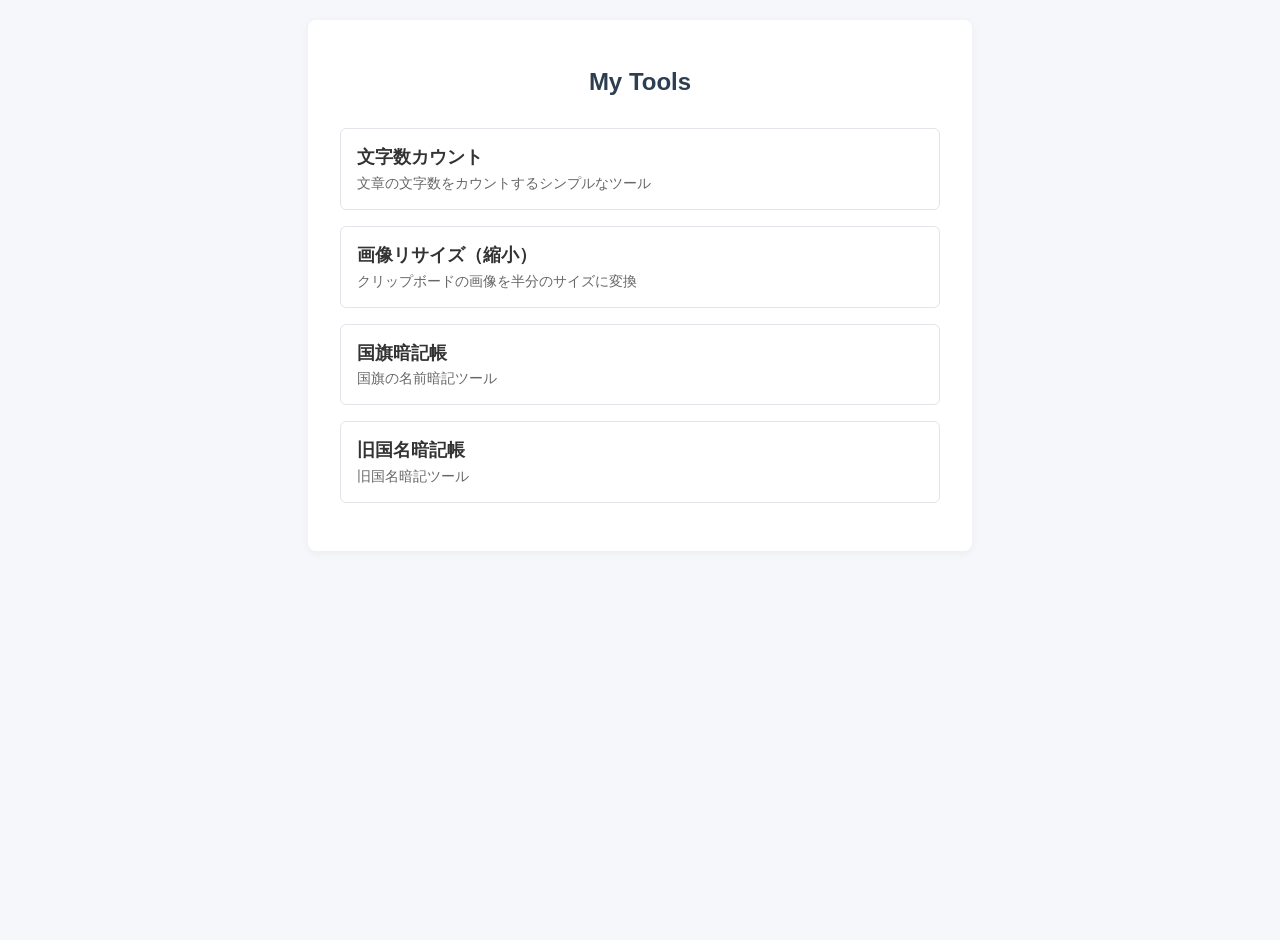
<file: index.html>
<!DOCTYPE html>
<html lang="ja">
<head>
    <meta charset="UTF-8">
    <meta name="viewport" content="width=device-width, initial-scale=1.0">
    <title>便利ツール集</title>
    <style>
        /* ベースのスタイル：読みやすさ重視のフォントと配色 */
        body {
            font-family: -apple-system, BlinkMacSystemFont, "Helvetica Neue", "Segoe UI", sans-serif;
            background-color: #f5f7fa;
            color: #333;
            margin: 0;
            padding: 20px;
            display: flex;
            justify-content: center;
            align-items: flex-start;
            min-height: 100vh;
        }

        /* コンテナ：中央寄せとカード風の枠 */
        .container {
            width: 100%;
            max-width: 600px;
            background-color: #ffffff;
            padding: 2rem;
            border-radius: 8px;
            box-shadow: 0 2px 10px rgba(0, 0, 0, 0.05);
        }

        h1 {
            font-size: 1.5rem;
            text-align: center;
            margin-bottom: 2rem;
            color: #2c3e50;
        }

        /* リンクのリストスタイル */
        .tool-list {
            list-style: none;
            padding: 0;
            margin: 0;
        }

        .tool-item {
            margin-bottom: 1rem;
        }

        /* リンクボタンのスタイル */
        .tool-link {
            display: block;
            padding: 1rem;
            text-decoration: none;
            color: #333;
            border: 1px solid #e1e4e8;
            border-radius: 6px;
            transition: all 0.2s ease;
        }

        .tool-link:hover {
            background-color: #f8f9fa;
            border-color: #007bff;
            transform: translateY(-2px);
            box-shadow: 0 2px 5px rgba(0,0,0,0.1);
        }

        /* タイトルと説明文のレイアウト */
        .tool-title {
            font-weight: bold;
            font-size: 1.1rem;
            display: block;
            margin-bottom: 0.3rem;
        }

        .tool-desc {
            font-size: 0.9rem;
            color: #666;
            display: block;
        }
    </style>
</head>
<body>

    <div class="container">
        <h1>My Tools</h1>
        <ul class="tool-list">
            <li class="tool-item">
                <a href="count_character.html" class="tool-link">
                    <span class="tool-title">文字数カウント</span>
                    <span class="tool-desc">文章の文字数をカウントするシンプルなツール</span>
                </a>
            </li>

            <li class="tool-item">
                <a href="image_halfsize.html" class="tool-link">
                    <span class="tool-title">画像リサイズ（縮小）</span>
                    <span class="tool-desc">クリップボードの画像を半分のサイズに変換</span>
                </a>
            </li>

            <li class="tool-item">
                <a href="Flags.html" class="tool-link">
                    <span class="tool-title">国旗暗記帳</span>
                    <span class="tool-desc">国旗の名前暗記ツール</span>
                </a>
            </li>

            <li class="tool-item">
                <a href="OldCountry.html" class="tool-link">
                    <span class="tool-title">旧国名暗記帳</span>
                    <span class="tool-desc">旧国名暗記ツール</span>
                </a>
            </li>
        </ul>
    </div>

</body>
</html>
</file>
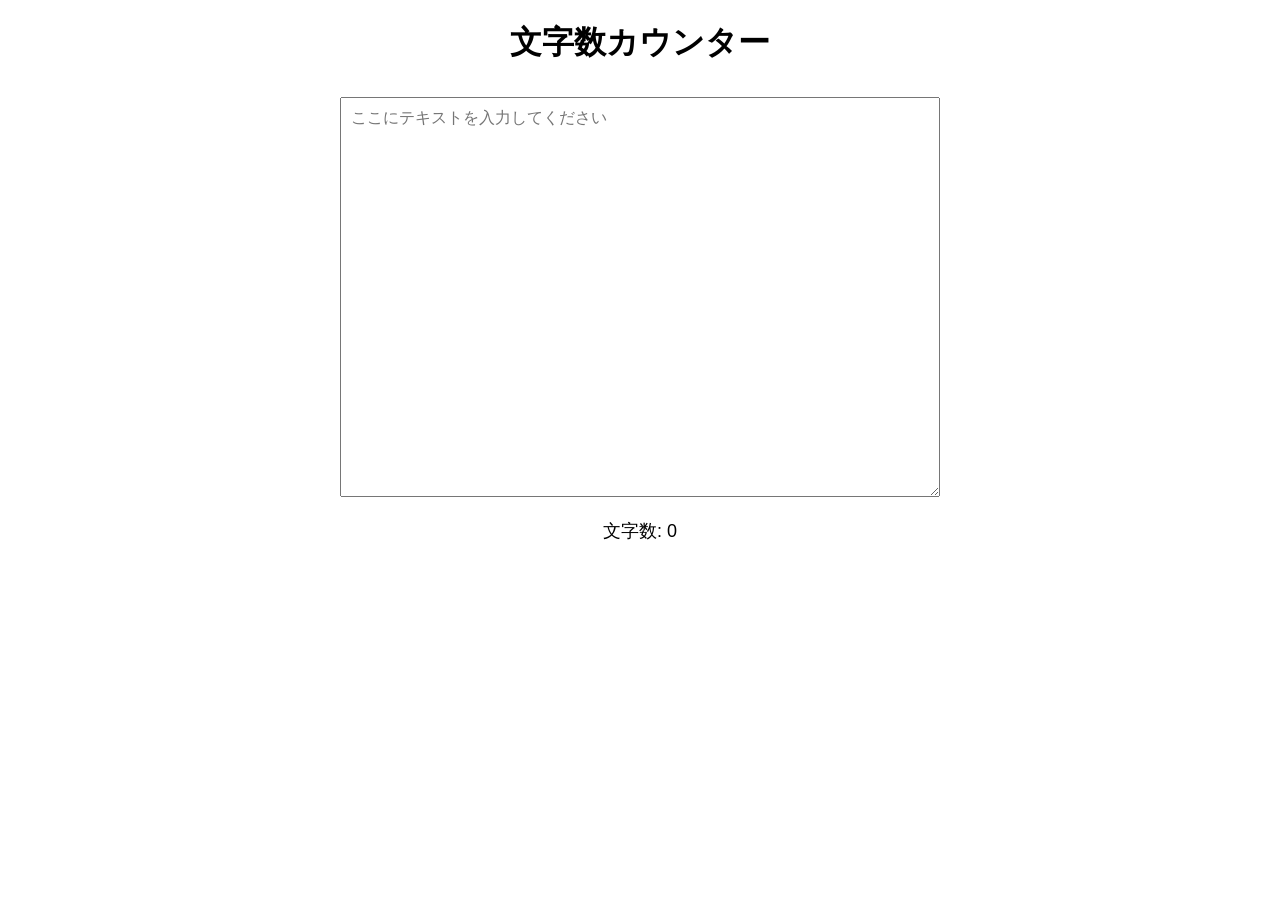
<file: count_character.html>
<!DOCTYPE html>
<html lang="ja">

<head>
    <meta charset="UTF-8">
    <meta name="viewport" content="width=device-width, initial-scale=1.0">
    <title>文字数カウンター</title>
    <style>
        body {
            display: flex;
            justify-content: center;
            /* align-items: center; */
            height: 100vh;
            margin: 0;
            font-family: Arial, sans-serif;
        }

        .container {
            text-align: center;
            max-width: 600px;
            width: 100%;
        }

        textarea {
            width: 100%;
            height: 400px;
            margin-top: 10px;
            padding: 10px;
            font-size: 16px;
            box-sizing: border-box;
        }

        p {
            font-size: 18px;
        }
    </style>
</head>

<body>
    <div class="container">
        <h1>文字数カウンター</h1>
        <textarea id="textbox" placeholder="ここにテキストを入力してください"></textarea>
        <p>文字数: <span id="charCount">0</span></p>
    </div>

    <script>
        document.getElementById('textbox').addEventListener('input', function () {
            var text = this.value;
            var charCount = text.length;
            document.getElementById('charCount').innerText = charCount;
        });
    </script>
</body>

</html>
</file>
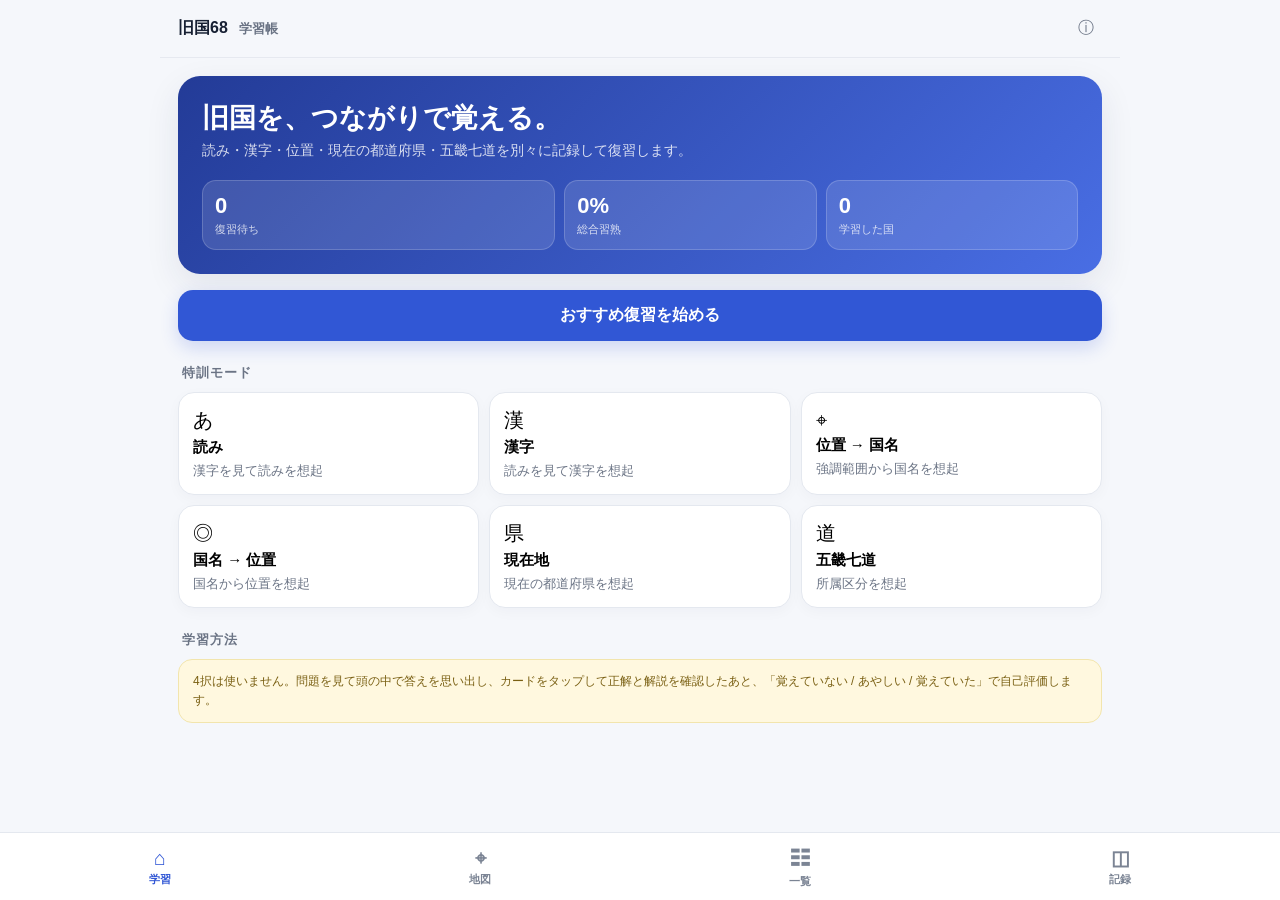
<file: OldCountry.html>
<!DOCTYPE html>
<html lang="ja">
<head>
<meta charset="UTF-8">
<meta name="viewport" content="width=device-width,initial-scale=1,viewport-fit=cover">
<meta name="theme-color" content="#f5f7fb">
<title>旧国68 学習帳</title>
<link rel="stylesheet" href="oldcountry/style.css">
</head>
<body>
<div class="app">
<header class="topbar"><div class="brand">旧国68 <small>学習帳</small></div><button class="iconbtn" onclick="openInfo()">ⓘ</button></header>
<main>
<section id="home" class="page active">
  <div class="hero"><h1>旧国を、つながりで覚える。</h1><p>読み・漢字・位置・現在の都道府県・五畿七道を別々に記録して復習します。</p><div class="heroRow"><div class="metric"><strong id="heroDue">0</strong><span>復習待ち</span></div><div class="metric"><strong id="heroMastery">0%</strong><span>総合習熟</span></div><div class="metric"><strong id="heroSeen">0</strong><span>学習した国</span></div></div></div>
  <button class="primary" onclick="startStudy('smart')">おすすめ復習を始める</button>
  <div class="sectionTitle">特訓モード</div><div class="modeGrid">
    <button class="mode" onclick="startStudy('reading')"><span class="modeIcon">あ</span><b>読み</b><small>漢字を見て読みを想起</small></button>
    <button class="mode" onclick="startStudy('kanji')"><span class="modeIcon">漢</span><b>漢字</b><small>読みを見て漢字を想起</small></button>
    <button class="mode" onclick="startStudy('mapName')"><span class="modeIcon">⌖</span><b>位置 → 国名</b><small>強調範囲から国名を想起</small></button>
    <button class="mode" onclick="startStudy('nameMap')"><span class="modeIcon">◎</span><b>国名 → 位置</b><small>国名から位置を想起</small></button>
    <button class="mode" onclick="startStudy('modern')"><span class="modeIcon">県</span><b>現在地</b><small>現在の都道府県を想起</small></button>
    <button class="mode" onclick="startStudy('circuit')"><span class="modeIcon">道</span><b>五畿七道</b><small>所属区分を想起</small></button>
  </div>
  <div class="sectionTitle">学習方法</div><div class="notice">4択は使いません。問題を見て頭の中で答えを思い出し、カードをタップして正解と解説を確認したあと、「覚えていない / あやしい / 覚えていた」で自己評価します。</div>
</section>
<section id="study" class="page">
  <div class="studyHead"><button class="back" onclick="finishStudy()">‹</button><div class="grow"><div class="progress"><div id="studyProgress"></div></div><div class="studyMeta"><span id="studyMode"></span><span id="studyCount"></span></div></div></div>
  <div class="panel card recallCard" id="studyCard" onclick="revealRecall(event)">
    <div class="eyebrow" id="questionLabel"></div><div class="prompt" id="prompt"></div><div class="subprompt" id="subprompt"></div>
    <div id="studyMap" class="studyMap" style="display:none"></div><div id="choices" class="choices"></div>
    <div id="answerBox" class="answerBox"><div class="answerMain" id="answerMain"></div><div class="answerReading" id="answerReading"></div><div class="answerDetails" id="answerDetails"></div></div>
    <div id="feedback" class="feedback"></div><div id="rating" class="rating recallRating"><button class="rate r0" onclick="event.stopPropagation();rateRecall(0)">覚えていない</button><button class="rate r1" onclick="event.stopPropagation();rateRecall(1)">あやしい</button><button class="rate r3" onclick="event.stopPropagation();rateRecall(2)">覚えていた</button></div>
  </div>
</section>
<section id="map" class="page"><div class="panel mapPanel"><div class="mapTools"><div><b>旧国境地図</b><div style="font-size:11px;color:var(--muted);margin-top:3px">国名あり / なしを切り替えて確認</div></div><div class="seg"><button id="labelOn" class="active" onclick="setLabels(true)">国名あり</button><button id="labelOff" onclick="setLabels(false)">国名なし</button></div></div><div id="freeMap"></div><div class="mapLegend">位置問題では、Wikimedia Commons にある各旧国のハイライト地図をそのまま使うため、学習マーカーの座標ずれは発生しません。</div><div class="attribution">Base maps: Wikimedia Commons, “Provinces of Japan” series.</div></div></section>
<section id="list" class="page"><div class="listTools"><input id="search" class="search" placeholder="国名・読み・都道府県で検索" oninput="renderList()"><select id="circuitFilter" class="select" onchange="renderList()"><option value="">すべて</option><option>畿内</option><option>東海道</option><option>東山道</option><option>北陸道</option><option>山陰道</option><option>山陽道</option><option>南海道</option><option>西海道</option></select></div><div id="countryList" class="countryList"></div></section>
<section id="stats" class="page"><div class="statsGrid"><div class="panel statCard"><strong id="statAnswered">0</strong><span>累計自己評価</span></div><div class="panel statCard"><strong id="statAccuracy">—</strong><span>「覚えていた」率</span></div><div class="panel statCard"><strong id="statMastery">0%</strong><span>総合習熟</span></div></div><div class="sectionTitle">能力別</div><div id="skillRows" class="panel skillRows"></div><div class="sectionTitle">復習優先</div><div id="weakList" class="panel weakList"></div><div class="sectionTitle">設定</div><div class="panel settings"><div class="setting"><span>学習データ</span><button class="danger" onclick="resetProgress()">初期化</button></div></div></section>
</main>
<nav class="bottom"><button data-page="home" class="active" onclick="go('home')"><span>⌂</span>学習</button><button data-page="map" onclick="go('map')"><span>⌖</span>地図</button><button data-page="list" onclick="go('list')"><span>☷</span>一覧</button><button data-page="stats" onclick="go('stats')"><span>◫</span>記録</button></nav>
</div>
<div id="detailModal" class="modal" onclick="if(event.target===this)closeDetail()"><div class="sheet"><button class="close" onclick="closeDetail()">×</button><h2 id="dName"></h2><div id="dReading" class="furigana"></div><dl><dt>五畿七道</dt><dd id="dCircuit"></dd><dt>現在</dt><dd id="dModern"></dd><dt>関連</dt><dd id="dNote"></dd><dt>習熟度</dt><dd id="dMastery"></dd></dl><div id="dMap" class="sheetMap"></div></div></div>
<div id="infoModal" class="modal" onclick="if(event.target===this)this.classList.remove('show')"><div class="sheet"><button class="close" onclick="document.getElementById('infoModal').classList.remove('show')">×</button><h2>この学習帳について</h2><p style="color:var(--muted);line-height:1.7;font-size:13px">令制国68国を対象にした自己申告式の暗記帳です。問題を見て想起し、タップして答えと解説を表示したあとに自己評価します。解説は評価するまで消えません。</p></div></div>
<script src="oldcountry/app.js"></script>
<script src="oldcountry/recall.js"></script>
<script src="oldcountry/island-label-fix.js"></script>
</body>
</html>
</file>
<file: oldcountry/style.css>
:root{--bg:#f5f7fb;--panel:#fff;--ink:#172033;--muted:#6b7485;--line:#e4e8ef;--brand:#3157d5;--brand2:#e9eeff;--ok:#15803d;--okbg:#e9f8ee;--bad:#c24141;--badbg:#fff0f0;--shadow:0 12px 35px rgba(30,45,80,.09)}
*{box-sizing:border-box}html,body{margin:0;min-height:100%;background:var(--bg);color:var(--ink);font-family:-apple-system,BlinkMacSystemFont,"Segoe UI","Noto Sans JP",sans-serif}button,input,select{font:inherit}button{cursor:pointer}.app{max-width:960px;margin:auto;min-height:100dvh;padding-bottom:78px}.topbar{height:58px;display:flex;align-items:center;justify-content:space-between;padding:0 18px;position:sticky;top:0;background:rgba(245,247,251,.94);backdrop-filter:blur(12px);z-index:20;border-bottom:1px solid rgba(228,232,239,.85)}.brand{font-weight:800}.brand small{font-weight:600;color:var(--muted);margin-left:7px}.iconbtn{border:0;background:transparent;color:var(--muted);padding:8px}.page{display:none;padding:18px}.page.active{display:block}.hero{background:linear-gradient(135deg,#233b97,#496ee4);color:#fff;border-radius:22px;padding:24px;box-shadow:var(--shadow);margin-bottom:16px}.hero h1{font-size:27px;margin:0 0 6px}.hero p{opacity:.82;margin:0 0 20px;font-size:14px}.heroRow{display:grid;grid-template-columns:1.4fr 1fr 1fr;gap:9px}.metric{background:rgba(255,255,255,.12);border:1px solid rgba(255,255,255,.18);border-radius:14px;padding:12px}.metric strong{font-size:22px;display:block}.metric span{font-size:11px;opacity:.78}.primary{width:100%;border:0;border-radius:15px;padding:15px 18px;background:var(--brand);color:#fff;font-weight:800;box-shadow:0 7px 18px rgba(49,87,213,.2)}.sectionTitle{font-size:13px;color:var(--muted);font-weight:800;margin:23px 4px 10px;letter-spacing:.08em}.modeGrid{display:grid;grid-template-columns:repeat(3,1fr);gap:10px}.mode{background:var(--panel);border:1px solid var(--line);border-radius:16px;padding:14px;text-align:left;min-height:90px;box-shadow:0 4px 14px rgba(28,40,70,.03)}.mode b{display:block;margin:4px 0;font-size:15px}.mode small{color:var(--muted);line-height:1.35}.modeIcon{font-size:20px}.notice{background:#fff8df;border:1px solid #f2e5ad;border-radius:14px;padding:12px 14px;color:#795f12;font-size:12px;line-height:1.6}.panel{background:var(--panel);border:1px solid var(--line);border-radius:18px;box-shadow:0 6px 22px rgba(30,45,80,.045)}.studyHead{display:flex;align-items:center;gap:12px;margin-bottom:12px}.studyHead .grow{flex:1}.back{border:0;background:transparent;font-size:22px;padding:5px}.progress{height:7px;background:#e9edf4;border-radius:99px;overflow:hidden}.progress>div{height:100%;background:var(--brand);transition:width .25s}.studyMeta{display:flex;justify-content:space-between;margin-top:7px;color:var(--muted);font-size:12px}.card{min-height:420px;padding:22px;display:flex;flex-direction:column;justify-content:center;align-items:center;text-align:center}.recallCard{cursor:pointer;user-select:none}.eyebrow{font-size:12px;font-weight:800;color:var(--brand);background:var(--brand2);padding:5px 9px;border-radius:99px;margin-bottom:18px}.prompt{font-size:44px;font-weight:850;letter-spacing:.06em;line-height:1.25}.prompt.reading{font-size:35px}.subprompt{color:var(--muted);margin-top:10px;font-size:14px}.choices{display:none}.answerBox{display:none;width:100%;margin-top:24px;border-top:1px solid var(--line);padding-top:20px}.answerBox.show{display:block}.answerMain{font-size:32px;font-weight:850}.answerReading{font-size:19px;margin-top:5px}.answerDetails{margin:16px auto 0;max-width:560px;color:var(--muted);font-size:14px;line-height:1.8}.recallHint{margin-top:24px;color:#8a93a4;font-size:13px;font-weight:700}.rating{display:none;width:100%;margin-top:22px}.rating.show{display:grid}.recallRating{grid-template-columns:repeat(3,1fr);gap:9px}.rate{border:0;border-radius:12px;padding:13px 7px;font-size:13px;font-weight:800}.r0{background:var(--badbg);color:var(--bad)}.r1{background:#fff6e8;color:#a35d00}.r3{background:var(--okbg);color:var(--ok)}.feedback{display:none}.mapPanel{padding:12px}.mapTools{display:flex;gap:8px;align-items:center;justify-content:space-between;padding:5px 6px 12px;flex-wrap:wrap}.seg{display:flex;background:#eef1f6;border-radius:10px;padding:3px}.seg button{border:0;background:transparent;border-radius:8px;padding:7px 10px;font-size:12px;color:var(--muted);font-weight:700}.seg button.active{background:#fff;color:var(--ink);box-shadow:0 1px 4px #ccd3e0}.recallMap{position:relative;width:100%;max-width:760px;margin:auto;background:#dff1fb;border:1px solid var(--line);border-radius:14px;overflow:hidden;min-height:220px}.recallMap img{display:block;width:100%;height:auto;max-height:72vh;object-fit:contain;background:#dff1fb;opacity:0;transition:opacity .12s ease}.recallMap img.loaded,.recallMap .mapBase{opacity:1}.layeredMap{aspect-ratio:960/1003;background:#dff1fb}.layeredMap .mapBase{position:relative;z-index:1;width:100%;height:100%;max-height:none;object-fit:contain}.layeredMap .mapHighlight{position:absolute;inset:0;z-index:2;width:100%;height:100%;max-height:none;object-fit:contain}.layeredMap .mapLoadingBadge{position:absolute;left:50%;bottom:10px;z-index:3;transform:translateX(-50%);padding:6px 10px;border-radius:999px;background:rgba(255,255,255,.9);box-shadow:0 2px 8px rgba(0,0,0,.08);font-size:11px;font-weight:700;color:var(--muted);white-space:nowrap;transition:opacity .12s}.layeredMap .mapHighlight.loaded~.mapLoadingBadge{opacity:0;pointer-events:none}.mapError{position:absolute;inset:0;display:none;align-items:center;justify-content:center;padding:25px;text-align:center;background:#f8fafc;color:var(--bad);font-size:13px;z-index:4}.mapError.show{display:flex}.mapLoading{display:flex;align-items:center;justify-content:center;min-height:220px;color:var(--muted);font-size:12px}.mapFallbackNote{margin-top:8px;color:var(--muted);font-size:11px}.mapLegend{font-size:11px;color:var(--muted);padding:10px 4px 2px;line-height:1.55}.studyMap{width:100%;margin-top:18px}.studyMap .recallMap{max-width:560px}.attribution{font-size:10px;color:#8790a0;margin-top:5px}.listTools{display:flex;gap:8px;margin-bottom:12px}.search{flex:1;border:1px solid var(--line);border-radius:12px;background:#fff;padding:11px 13px}.select{border:1px solid var(--line);border-radius:12px;background:#fff;padding:10px}.countryList{display:grid;grid-template-columns:1fr 1fr;gap:9px}.countryItem{padding:13px 14px}.countryItem h3{font-size:17px;margin:0 0 3px}.countryItem .reading{color:var(--brand);font-weight:700;font-size:13px}.countryItem p{color:var(--muted);font-size:12px;margin:8px 0 0}.countryItem footer{display:flex;justify-content:space-between;align-items:center;margin-top:9px}.tag{font-size:10px;border-radius:99px;background:#eef1f6;color:#586275;padding:4px 7px}.masteryDot{font-size:11px;color:var(--muted)}.statsGrid{display:grid;grid-template-columns:repeat(3,1fr);gap:9px}.statCard{padding:16px}.statCard strong{font-size:24px;display:block}.statCard span{font-size:11px;color:var(--muted)}.skillRows,.weakList{padding:7px 15px}.skillRow{padding:13px 0;border-bottom:1px solid var(--line)}.skillTop{display:flex;justify-content:space-between;font-size:13px;font-weight:700}.miniBar{height:6px;background:#edf0f5;border-radius:99px;margin-top:7px;overflow:hidden}.miniBar div{height:100%;background:var(--brand)}.weak{display:flex;justify-content:space-between;padding:11px 0;border-bottom:1px solid var(--line);font-size:13px}.settings{padding:14px}.setting{display:flex;justify-content:space-between;gap:15px;align-items:center;padding:11px 0;border-bottom:1px solid var(--line);font-size:13px}.danger{border:1px solid #efc1c1;color:var(--bad);background:#fff;border-radius:11px;padding:9px 12px;font-weight:700}.bottom{position:fixed;bottom:0;left:0;right:0;height:68px;padding-bottom:env(safe-area-inset-bottom);background:rgba(255,255,255,.96);border-top:1px solid var(--line);display:flex;z-index:30}.bottom button{flex:1;border:0;background:transparent;color:#7b8494;font-size:11px;font-weight:700}.bottom button span{display:block;font-size:20px;margin-bottom:2px}.bottom button.active{color:var(--brand)}.empty{text-align:center;color:var(--muted);padding:30px;font-size:13px}.modal{display:none;position:fixed;inset:0;background:rgba(20,27,44,.42);z-index:50;padding:20px;align-items:flex-end;justify-content:center}.modal.show{display:flex}.sheet{background:#fff;border-radius:22px 22px 14px 14px;padding:20px;width:100%;max-width:600px;max-height:82vh;overflow:auto}.sheet h2{margin:0 0 2px}.sheet .furigana{color:var(--brand);font-weight:700}.sheet dl{display:grid;grid-template-columns:90px 1fr;gap:9px 12px;margin:18px 0;font-size:13px}.sheet dt{color:var(--muted)}.sheet dd{margin:0;font-weight:650}.close{float:right;border:0;background:#eef1f6;border-radius:50%;width:34px;height:34px}.sheetMap{margin-top:12px}
@media(max-width:650px){.page{padding:13px}.hero{padding:20px}.hero h1{font-size:24px}.modeGrid{grid-template-columns:1fr 1fr}.countryList{grid-template-columns:1fr}.prompt{font-size:36px}.card{min-height:390px;padding:16px}.statsGrid{grid-template-columns:1fr 1fr 1fr}.topbar{height:54px}.mapPanel{padding:9px}.studyMap .recallMap{width:100%}.recallMap img{max-height:58vh}.layeredMap .mapBase,.layeredMap .mapHighlight{max-height:none}.answerDetails{font-size:13px;line-height:1.7}.recallRating{gap:6px}.rate{font-size:12px;padding:12px 4px}.heroRow{grid-template-columns:1.3fr 1fr 1fr}}
</file>
